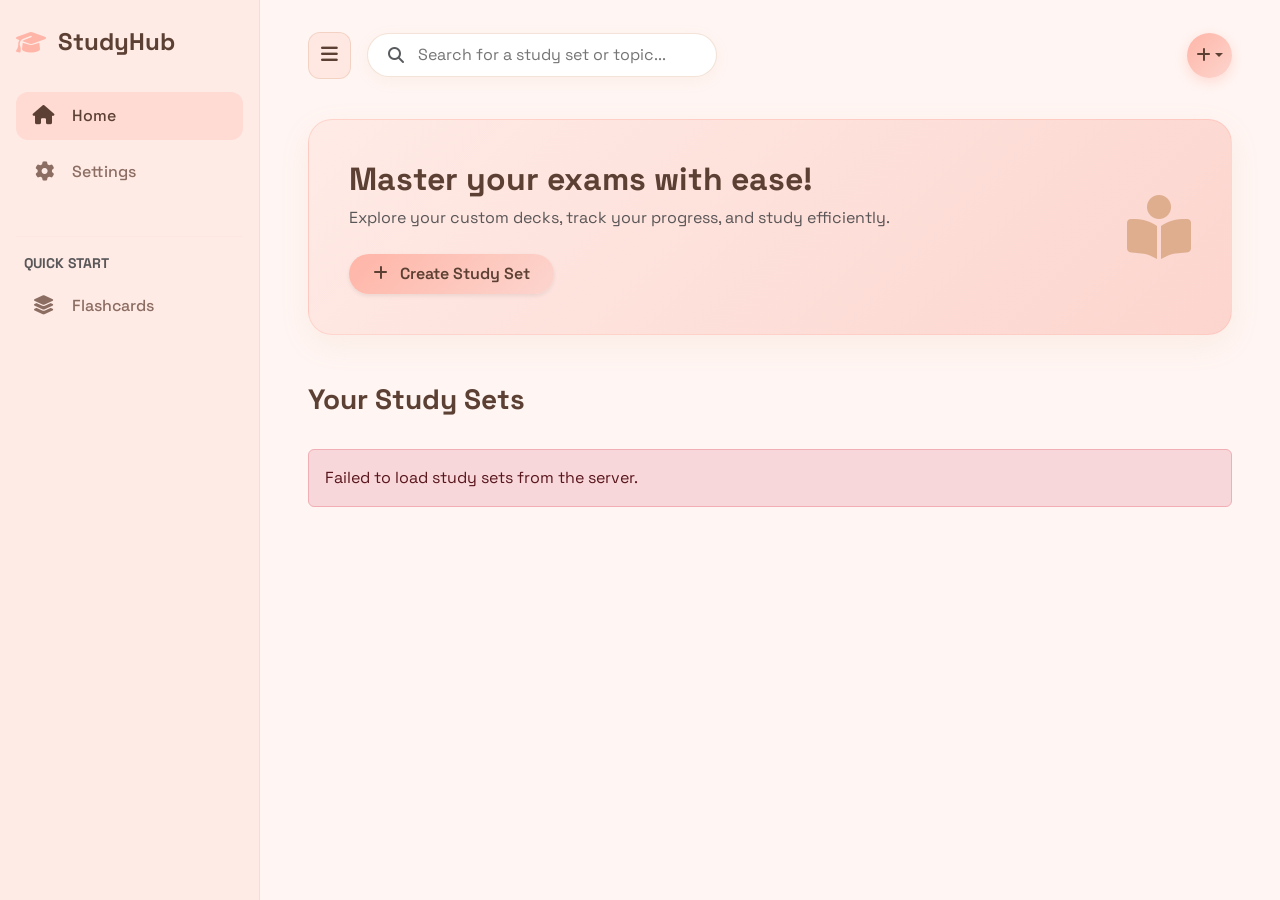
<file: index.html>
<!DOCTYPE html>
<html lang="en">
<head>
    <meta charset="UTF-8">
    <meta name="viewport" content="width=device-width, initial-scale=1.0">
    <title>StudyHub Dashboard</title>
    <!-- Bootstrap 5 CSS -->
    <link href="https://cdn.jsdelivr.net/npm/bootstrap@5.3.0/dist/css/bootstrap.min.css" rel="stylesheet">
    <!-- Google Fonts: Space Grotesk -->
    <link href="https://fonts.googleapis.com/css2?family=Space+Grotesk:wght@400;500;600;700&display=swap" rel="stylesheet">
    <!-- Font Awesome Icons -->
    <link rel="stylesheet" href="https://cdnjs.cloudflare.com/ajax/libs/font-awesome/6.4.0/css/all.min.css">
    <link rel="stylesheet" href="CSS/transition.css">
    
    <!-- Soft Baby Peach Pink & White Caramel Theme Styles -->
    <style>
        :root {
            --bg-main: #fff5f2; /* Soft white caramel / warm cream background */
            --sidebar-bg: #ffebe6; /* Soft peach tint */
            --card-bg: #ffffff;
            --text-main: #5c4033; /* Warm caramel text */
            --text-muted: #8c6d62;
            --accent-peach: #ffb5a7; /* Baby peach */
            --accent-caramel: #d8a47f;
            --btn-gradient: linear-gradient(135deg, #ffb5a7 0%, #fcd5ce 100%);
        }

        body.light-mode, body {
            font-family: 'Space Grotesk', sans-serif;
            background-color: var(--bg-main);
            color: var(--text-main);
            min-height: 100vh;
            margin: 0;
            overflow-x: hidden;
        }

        /* Collapsible Sidebar Styling */
        .sidebar {
            width: 260px;
            background-color: var(--sidebar-bg);
            border-right: 1px solid rgba(216, 164, 127, 0.2);
            display: flex;
            flex-direction: column;
            position: fixed;
            top: 0;
            left: 0;
            height: 100vh;
            padding: 1.5rem 1rem;
            z-index: 1050;
            transition: width 0.3s ease, transform 0.3s ease;
        }

        /* Desktop Collapsed State */
        body.sidebar-collapsed .sidebar {
            width: 80px;
        }
        body.sidebar-collapsed .sidebar .sidebar-text,
        body.sidebar-collapsed .sidebar .sidebar-heading {
            display: none !important;
        }
        body.sidebar-collapsed .sidebar .sidebar-brand span {
            display: none !important;
        }
        body.sidebar-collapsed .main-content {
            margin-left: 80px !important;
        }

        .sidebar-brand {
            font-size: 1.5rem;
            font-weight: 700;
            color: var(--text-main);
            text-decoration: none;
            margin-bottom: 2rem;
            display: flex;
            align-items: center;
            gap: 0.75rem;
            white-space: nowrap;
            overflow: hidden;
        }

        .nav-link-custom {
            display: flex;
            align-items: center;
            gap: 1rem;
            padding: 0.75rem 1rem;
            color: var(--text-muted);
            border-radius: 0.75rem;
            text-decoration: none;
            font-weight: 500;
            transition: all 0.2s ease;
            white-space: nowrap;
            overflow: hidden;
        }
        .nav-link-custom:hover, .nav-link-custom.active {
            background-color: rgba(255, 181, 167, 0.3);
            color: var(--text-main);
        }
        .nav-link-custom i {
            font-size: 1.2rem;
            min-width: 24px;
            text-align: center;
        }

        /* Main Content Area */
        .main-content {
            margin-left: 260px;
            flex-grow: 1;
            padding: 2rem 3rem;
            transition: margin-left 0.3s ease;
        }

        /* Top Bar */
        .top-bar {
            display: flex;
            justify-content: space-between;
            align-items: center;
            margin-bottom: 2.5rem;
        }
        .search-box {
            background: #ffffff;
            border: 1px solid rgba(216, 164, 127, 0.3);
            border-radius: 2rem;
            padding: 0.5rem 1.25rem;
            width: 350px;
            display: flex;
            align-items: center;
            gap: 0.75rem;
            box-shadow: 0 4px 15px rgba(216, 164, 127, 0.08);
        }
        .search-box input {
            border: none;
            background: transparent;
            outline: none;
            width: 100%;
            color: var(--text-main);
            font-family: 'Space Grotesk', sans-serif;
        }

        /* Menu Toggle Button */
        .btn-menu-toggle {
            background: rgba(255, 181, 167, 0.2);
            border: 1px solid rgba(216, 164, 127, 0.3);
            font-size: 1.2rem;
            color: var(--text-main);
            cursor: pointer;
            padding: 0.5rem 0.75rem;
            border-radius: 0.75rem;
            transition: background 0.2s;
        }
        .btn-menu-toggle:hover {
            background: rgba(255, 181, 167, 0.4);
        }

        /* Create Button & Dropdown Menu */
        .create-dropdown .dropdown-menu {
            background: #ffffff;
            border: 1px solid rgba(216, 164, 127, 0.3);
            border-radius: 1rem;
            box-shadow: 0 10px 30px rgba(216, 164, 127, 0.15);
            padding: 0.5rem;
            min-width: 220px;
        }
        .dropdown-item {
            color: var(--text-main);
            border-radius: 0.5rem;
            padding: 0.6rem 1rem;
            font-weight: 500;
        }
        .dropdown-item:hover {
            background-color: rgba(255, 181, 167, 0.2);
            color: var(--text-main);
        }
        .btn-create {
            background: var(--btn-gradient);
            border: none;
            color: var(--text-main);
            width: 45px;
            height: 45px;
            border-radius: 50%;
            display: flex;
            align-items: center;
            justify-content: center;
            font-weight: bold;
            box-shadow: 0 4px 12px rgba(255, 181, 167, 0.4);
            transition: transform 0.2s;
        }
        .btn-create:hover {
            transform: scale(1.05);
        }

        /* Welcome Banner */
        .welcome-banner {
            background: linear-gradient(135deg, #ffebe6 0%, #fcd5ce 100%);
            border-radius: 1.5rem;
            padding: 2.5rem;
            display: flex;
            justify-content: space-between;
            align-items: center;
            margin-bottom: 3rem;
            box-shadow: 0 10px 30px rgba(216, 164, 127, 0.1);
            border: 1px solid rgba(255, 181, 167, 0.4);
        }

        /* Cards Styling */
        .glass-card {
            background: var(--card-bg);
            border: 1px solid rgba(216, 164, 127, 0.25);
            border-radius: 1.25rem;
            box-shadow: 0 8px 25px rgba(216, 164, 127, 0.08);
            transition: transform 0.2s ease, box-shadow 0.2s ease;
        }
        .glass-card:hover {
            transform: translateY(-4px);
            box-shadow: 0 12px 35px rgba(216, 164, 127, 0.15);
        }
        .badge-terms {
            background: rgba(255, 181, 167, 0.3);
            color: var(--text-main);
        }
        .btn-study {
            background: var(--btn-gradient);
            color: var(--text-main);
            border: none;
            font-weight: 600;
        }
        .btn-study:hover {
            opacity: 0.9;
            color: var(--text-main);
        }

        /* Mobile Responsiveness */
        @media (max-width: 992px) {
            .sidebar {
                transform: translateX(-100%);
            }
            body.mobile-sidebar-open .sidebar {
                transform: translateX(0);
            }
            .main-content {
                margin-left: 0 !important;
                padding: 1.5rem 1rem;
            }
            .search-box {
                width: 180px;
            }
        }
    </style>
</head>
<body>

    <!-- Left Sidebar Navigation -->
    <nav class="sidebar">
        <a href="index.html" class="sidebar-brand">
            <i class="fa-solid fa-graduation-cap" style="color: #ffb5a7;"></i> <span class="sidebar-text">StudyHub</span>
        </a>
        <div class="d-flex flex-column gap-2 mb-4">
            <a href="index.html" class="nav-link-custom active"><i class="fa-solid fa-house"></i> <span class="sidebar-text">Home</span></a>
            <a href="settings.html" class="nav-link-custom"><i class="fa-solid fa-gear"></i> <span class="sidebar-text">Settings</span></a>
        </div>
        <hr style="border-color: rgba(216, 164, 127, 0.2);">
        <div class="text-uppercase small fw-bold text-muted px-2 mb-2 sidebar-heading">Quick Start</div>
        <div class="d-flex flex-column gap-2">
            <a href="create-set.html" class="nav-link-custom"><i class="fa-solid fa-layer-group"></i> <span class="sidebar-text">Flashcards</span></a>
        </div>
    </nav>

    <!-- Main Content Container -->
    <main class="main-content">
        <!-- Top Navigation Bar -->
        <div class="top-bar">
            <div class="d-flex align-items-center gap-3">
                <!-- Working Menu Toggle Button -->
                <button class="btn-menu-toggle" onclick="toggleSidebar()" title="Toggle Sidebar">
                    <i class="fa-solid fa-bars"></i>
                </button>
                <div class="search-box">
                    <i class="fa-solid fa-magnifying-glass text-muted"></i>
                    <input type="text" placeholder="Search for a study set or topic...">
                </div>
            </div>

            <div class="d-flex align-items-center gap-3">
                <!-- Dropdown for What User Wants to Do -->
                <div class="dropdown create-dropdown">
                    <button class="btn-create dropdown-toggle hide-arrow" type="button" data-bs-toggle="dropdown" aria-expanded="false" title="Create">
                        <i class="fa-solid fa-plus"></i>
                    </button>
                    <ul class="dropdown-menu dropdown-menu-end">
                        <li><a class="dropdown-item" href="create-set.html"><i class="fa-solid fa-layer-group me-2 text-muted"></i> Flashcard set</a></li>
                        <li><a class="dropdown-item" href="settings.html"><i class="fa-solid fa-gear me-2 text-muted"></i> Settings & Theme</a></li>
                        <li><hr class="dropdown-divider opacity-25"></li>
                        <li><a class="dropdown-item" href="index.html"><i class="fa-solid fa-house me-2 text-muted"></i> Dashboard Home</a></li>
                    </ul>
                </div>
            </div>
        </div>

        <!-- Welcome Banner -->
        <div class="welcome-banner">
            <div>
                <h2 class="fw-bold mb-2">Master your exams with ease!</h2>
                <p class="text-muted mb-4">Explore your custom decks, track your progress, and study efficiently.</p>
                <a href="create-set.html" class="btn btn-study px-4 py-2 rounded-pill shadow-sm">
                    <i class="fa-solid fa-plus me-2"></i> Create Study Set
                </a>
            </div>
            <div class="d-none d-md-block">
                <i class="fa-solid fa-book-open-reader display-3" style="color: #d8a47f; opacity: 0.8;"></i>
            </div>
        </div>

        <!-- Dashboard Section Title -->
        <div class="row mb-4">
            <div class="col-12">
                <h3 class="fw-bold">Your Study Sets</h3>
            </div>
        </div>

        <!-- Loading / Error Alerts -->
        <div id="loading-spinner" class="text-center py-5">
            <div class="spinner-border" role="status" style="color: var(--accent-caramel);"></div>
            <p class="text-muted mt-3">Loading your decks...</p>
        </div>

        <div id="error-alert" class="alert alert-danger d-none" role="alert">
            Failed to load study sets from the server.
        </div>

        <!-- Study Sets Grid -->
        <div id="sets-grid" class="row g-4"></div>
    </main>

    <!-- Edit / Update Modal Popup -->
    <div class="modal fade" id="editModal" tabindex="-1" aria-hidden="true">
        <div class="modal-dialog modal-lg modal-dialog-scrollable">
            <div class="modal-content p-3" style="background-color: var(--bg-main); border: 1px solid rgba(216, 164, 127, 0.4); color: var(--text-main);">
                <div class="modal-header border-bottom border-secondary opacity-25">
                    <h5 class="modal-title fw-bold">Edit Study Set</h5>
                    <button type="button" class="btn-close" data-bs-dismiss="modal" aria-label="Close"></button>
                </div>
                <div class="modal-body">
                    <form id="edit-set-form">
                        <input type="hidden" id="edit-set-id">
                        <div class="mb-3">
                            <label for="edit-title" class="form-label fw-semibold">Title</label>
                            <input type="text" class="form-control bg-white" id="edit-title" required style="border-color: rgba(216, 164, 127, 0.4); color: var(--text-main);">
                        </div>
                        <div class="mb-4">
                            <label for="edit-description" class="form-label fw-semibold">Description</label>
                            <textarea class="form-control bg-white" id="edit-description" rows="2" style="border-color: rgba(216, 164, 127, 0.4); color: var(--text-main);"></textarea>
                        </div>
                        <hr class="opacity-25 my-4">
                        <div class="d-flex justify-content-between align-items-center mb-3">
                            <h5 class="m-0">Terms & Definitions</h5>
                            <button type="button" class="btn btn-outline-dark btn-sm rounded-0 px-3" onclick="addTermRow()">
                                <i class="fa-solid fa-plus me-1"></i> Add Card
                            </button>
                        </div>
                        <div id="edit-terms-container" class="d-flex flex-column gap-3"></div>
                    </form>
                </div>
                <div class="modal-footer border-top border-secondary opacity-25">
                    <button type="button" class="btn btn-outline-secondary rounded-0 px-4" data-bs-dismiss="modal">Cancel</button>
                    <button type="button" class="btn btn-study rounded-0 px-4" onclick="saveUpdatedSet()">Save Changes</button>
                </div>
            </div>
        </div>
    </div>

    <!-- Bootstrap JS Bundle -->
    <script src="https://cdn.jsdelivr.net/npm/bootstrap@5.3.0/dist/js/bootstrap.bundle.min.js"></script>

    <!-- Dashboard Scripts & Sidebar Toggle Logic -->
    <script>
        let editModalInstance = null;

        function toggleSidebar() {
            if (window.innerWidth <= 992) {
                // Mobile view: slide sidebar in/out
                document.body.classList.toggle('mobile-sidebar-open');
            } else {
                // Desktop view: collapse to icon-only bar
                document.body.classList.toggle('sidebar-collapsed');
            }
        }

        document.addEventListener('DOMContentLoaded', () => {
            const setsGrid = document.getElementById('sets-grid');
            const loadingSpinner = document.getElementById('loading-spinner');
            const errorAlert = document.getElementById('error-alert');
            editModalInstance = new bootstrap.Modal(document.getElementById('editModal'));

            function loadSets() {
                fetch('backend/get_sets.php')
                    .then(response => response.json())
                    .then(data => {
                        loadingSpinner.style.display = 'none';
                        if (data.success) {
                            displaySets(data.sets);
                        } else {
                            errorAlert.classList.remove('d-none');
                            errorAlert.textContent = data.error || "Failed to load study sets.";
                        }
                    })
                    .catch(err => {
                        loadingSpinner.style.display = 'none';
                        errorAlert.classList.remove('d-none');
                        console.error('Fetch error:', err);
                    });
            }

            loadSets();

            window.deleteSet = function(setId) {
                if (confirm('Are you sure you want to delete this study set?')) {
                    fetch(`backend/delete_set.php?id=${setId}`, { method: 'DELETE' })
                        .then(res => res.json())
                        .then(data => {
                            if (data.success) {
                                loadSets();
                            } else {
                                alert('Error deleting set: ' + (data.error || 'Unknown error'));
                            }
                        })
                        .catch(err => {
                            console.error('Delete error:', err);
                            alert('Failed to delete study set.');
                        });
                }
            };

            window.openEditModal = function(setId) {
                fetch(`backend/get_sets.php?id=${setId}`)
                    .then(res => res.json())
                    .then(data => {
                        if (data.success) {
                            document.getElementById('edit-set-id').value = data.set.id;
                            document.getElementById('edit-title').value = data.set.title;
                            document.getElementById('edit-description').value = data.set.description || '';
                            
                            const container = document.getElementById('edit-terms-container');
                            container.innerHTML = '';
                            
                            if (data.terms && data.terms.length > 0) {
                                data.terms.forEach(term => {
                                    addTermRow(term.term, term.definition);
                                });
                            }
                            editModalInstance.show();
                        } else {
                            alert('Failed to load set details.');
                        }
                    })
                    .catch(err => {
                        console.error('Error opening edit modal:', err);
                        alert('Could not connect to server.');
                    });
            };

            function displaySets(sets) {
                if (!sets || sets.length === 0) {
                    setsGrid.innerHTML = `
                        <div class="col-12 text-center py-5">
                            <p class="text-muted fs-5">No study sets found yet. Create your first one!</p>
                        </div>
                    `;
                    return;
                }

                setsGrid.innerHTML = sets.map(set => `
                    <div class="col-md-4">
                        <div class="glass-card p-4 d-flex flex-column justify-content-between h-100">
                            <div>
                                <div class="d-flex justify-content-between align-items-start mb-3">
                                    <span class="badge badge-terms px-3 py-2 rounded-pill fw-semibold">
                                        ${set.term_count || 0} terms
                                    </span>
                                    <small class="text-muted">${new Date(set.created_at).toLocaleDateString()}</small>
                                </div>
                                <h3 class="h5 fw-bold mb-2">${escapeHtml(set.title)}</h3>
                                <p class="text-muted small mb-4">${escapeHtml(set.description || 'No description provided.')}</p>
                            </div>
                            <div class="d-flex gap-2">
                                <a href="study.html?id=${set.id}" class="btn btn-study btn-sm flex-grow-1 rounded-pill py-2">
                                    <i class="fa-solid fa-bolt me-1"></i> Study
                                </a>
                                <button onclick="openEditModal(${set.id})" class="btn btn-outline-dark btn-sm rounded-pill px-3 py-2" title="Edit Set">
                                    <i class="fa-solid fa-pen-to-square"></i>
                                </button>
                                <button onclick="deleteSet(${set.id})" class="btn btn-outline-danger btn-sm rounded-pill px-3 py-2" title="Delete Set">
                                    <i class="fa-solid fa-trash"></i>
                                </button>
                            </div>
                        </div>
                    </div>
                `).join('');
            }

            window.addTermRow = function(termVal = '', defVal = '') {
                const container = document.getElementById('edit-terms-container');
                const cardDiv = document.createElement('div');
                cardDiv.className = 'glass-card p-3 position-relative';
                cardDiv.innerHTML = `
                    <div class="row g-3">
                        <div class="col-md-5">
                            <label class="form-label small text-muted">Term</label>
                            <input type="text" class="form-control term-input bg-white" value="${escapeHtml(termVal)}" required>
                        </div>
                        <div class="col-md-6">
                            <label class="form-label small text-muted">Definition</label>
                            <textarea class="form-control def-input bg-white" rows="2" required>${escapeHtml(defVal)}</textarea>
                        </div>
                        <div class="col-md-1 d-flex align-items-center justify-content-center">
                            <button type="button" class="btn btn-outline-danger btn-sm rounded-0 mt-3" onclick="this.closest('.glass-card').remove()">
                                <i class="fa-solid fa-trash"></i>
                            </button>
                        </div>
                    </div>
                `;
                container.appendChild(cardDiv);
            };

            window.saveUpdatedSet = function() {
                const setId = document.getElementById('edit-set-id').value;
                const title = document.getElementById('edit-title').value.trim();
                const description = document.getElementById('edit-description').value.trim();
                
                const termCards = document.querySelectorAll('#edit-terms-container .glass-card');
                const terms = [];

                termCards.forEach(card => {
                    const term = card.querySelector('.term-input').value.trim();
                    const definition = card.querySelector('.def-input').value.trim();
                    if (term && definition) {
                        terms.push({ term, definition });
                    }
                });

                if (!title || terms.length === 0) {
                    alert('Please provide a title and at least one complete term and definition.');
                    return;
                }

                fetch('backend/update_set.php', {
                    method: 'POST',
                    headers: { 'Content-Type': 'application/json' },
                    body: JSON.stringify({ id: setId, title, description, terms })
                })
                .then(res => res.json())
                .then(data => {
                    if (data.success) {
                        editModalInstance.hide();
                        loadSets();
                    } else {
                        alert('Error updating set: ' + (data.error || 'Unknown error'));
                    }
                })
                .catch(err => {
                    console.error('Update error:', err);
                    alert('Failed to connect to server.');
                });
            };

            function escapeHtml(str) {
                return str ? str.replace(/&/g, "&amp;").replace(/</g, "&lt;").replace(/>/g, "&gt;").replace(/"/g, "&quot;").replace(/'/g, "&#039;") : '';
            }
        });
    </script>
</body>
</html>
</file>
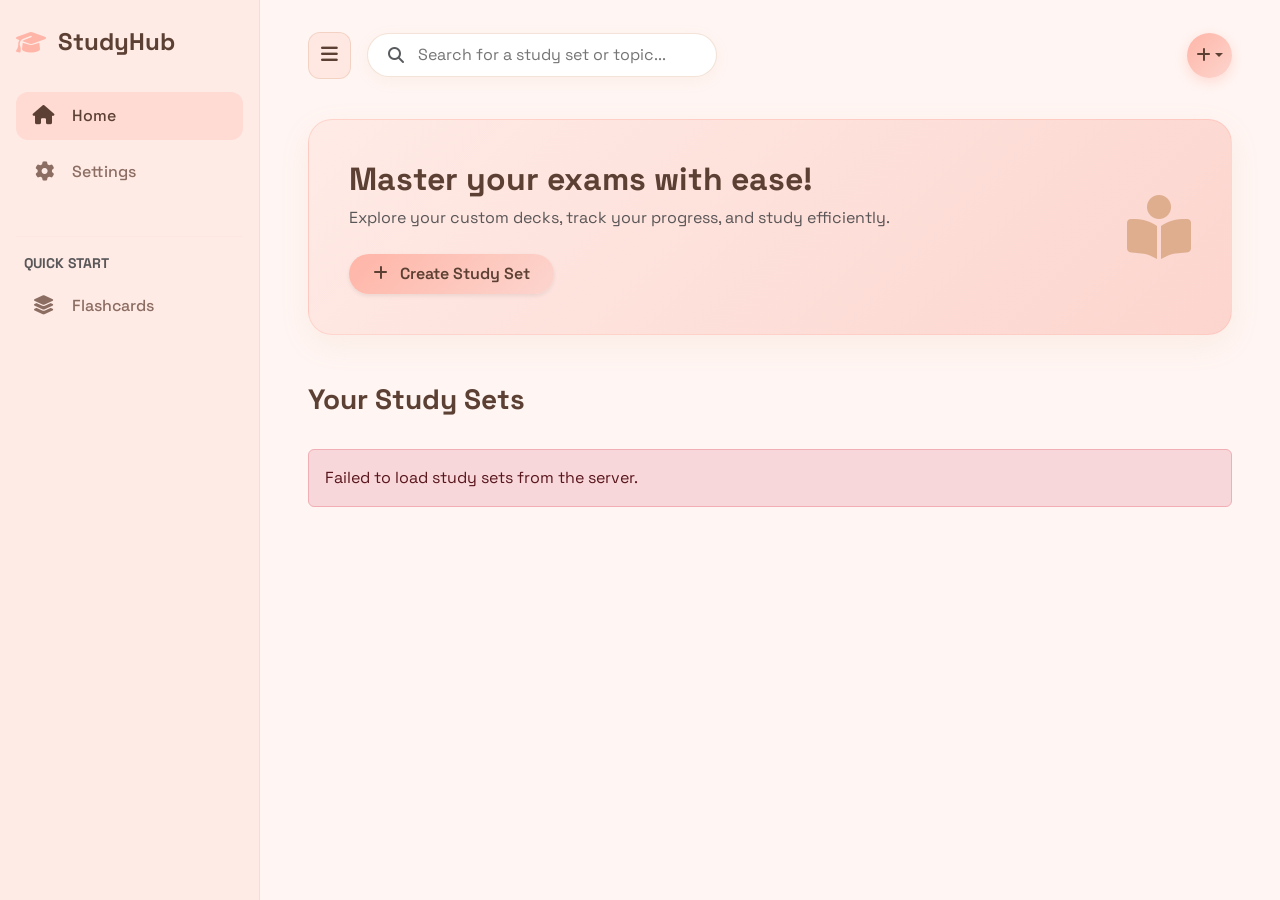
<file: learn.html>
<!DOCTYPE html>
<html lang="en">
<head>
    <meta charset="UTF-8">
    <meta name="viewport" content="width=device-width, initial-scale=1.0">
    <title>Learn Mode - Quizlet Clone</title>
    <!-- Google Fonts & Bootstrap -->
    <link href="https://fonts.googleapis.com/css2?family=Space+Grotesk:wght@400;500;600;700&display=swap" rel="stylesheet">
    <link href="https://cdn.jsdelivr.net/npm/bootstrap@5.3.2/dist/css/bootstrap.min.css" rel="stylesheet" integrity="sha384-T3c6CoIi6uLrA9TneNEoa7RxnatzjcDSCmG1MXxSR1GAsXEV/Dwwykc2MPK8M2HN" crossorigin="anonymous">
    <link rel="stylesheet" href="https://cdnjs.cloudflare.com/ajax/libs/font-awesome/6.4.0/css/all.min.css">
    <link rel="stylesheet" href="CSS/transition.css">
    
    <style>
        /* Global Smooth Animation */
        * {
            transition: all 0.3s ease !important;
        }

        :root {
            --bg-color: #fff5f2; /* White caramel background */
            --card-bg: #ffffff;
            --border-glass: rgba(216, 164, 127, 0.25);
            --accent-glow: #ffb5a7; /* Baby peach pink */
            --text-main: #5c4033; /* Warm caramel text */
            --text-muted: #8c6d62;
        }

        body {
            background-color: var(--bg-color);
            color: var(--text-main);
            font-family: 'Space Grotesk', sans-serif;
            min-height: 100vh;
            display: flex;
            flex-direction: column;
        }

        .text-muted {
            color: var(--text-muted) !important;
        }

        /* Glassmorphism Container */
        .glass-card {
            background: var(--card-bg);
            backdrop-filter: blur(16px);
            -webkit-backdrop-filter: blur(16px);
            border: 1px solid var(--border-glass);
            border-radius: 1rem;
            box-shadow: 0 8px 32px 0 rgba(216, 164, 127, 0.1);
        }

        .option-btn {
            background: #fff9f7;
            border: 1px solid var(--border-glass);
            color: var(--text-main);
            border-radius: 0.75rem;
            padding: 1.25rem;
            text-align: left;
            font-weight: 500;
            font-size: 1.1rem;
            cursor: pointer;
        }

        .option-btn:hover {
            border-color: var(--accent-glow);
            background: rgba(255, 181, 167, 0.2);
            transform: translateY(-2px);
        }

        .option-btn.correct {
            background: rgba(34, 197, 94, 0.3) !important;
            border-color: #22c55e !important;
        }

        .option-btn.incorrect {
            background: rgba(239, 68, 68, 0.3) !important;
            border-color: #ef4444 !important;
        }

        .btn-custom-accent {
            background: linear-gradient(135deg, #ffb5a7, #fcd5ce);
            border: none;
            color: var(--text-main);
            font-weight: 600;
            border-radius: 0.75rem;
        }

        .btn-custom-accent:hover {
            opacity: 0.9;
            transform: translateY(-2px);
            box-shadow: 0 4px 20px rgba(255, 181, 167, 0.4);
            color: var(--text-main);
        }
    </style>
</head>
<body>

    <div class="container py-4 d-flex flex-column flex-grow-1" style="max-width: 800px;">
        <!-- Top Navigation Bar -->
        <div class="d-flex justify-content-between align-items-center mb-4">
            <a id="backLink" href="index.html" class="btn btn-outline-secondary btn-sm rounded-pill px-3">
                <i class="fa-solid fa-arrow-left me-1"></i> Exit Learn
            </a>
            <h4 id="setTitle" class="fw-bold mb-0 text-truncate mx-3" style="color: var(--text-main);">Learn Mode</h4>
            <span id="progressBadge" class="badge px-3 py-2 rounded-pill" style="background: rgba(255, 181, 167, 0.3); color: var(--text-main); border: 1px solid var(--border-glass);">Adaptive Spaced Repetition</span>
        </div>

        <!-- Completion Card (Hidden Initially) -->
        <div id="completionCard" class="glass-card p-5 text-center my-auto d-none mx-auto" style="width: 100%;">
            <i class="fa-solid fa-circle-check fa-3x mb-3 text-success"></i>
            <h2 class="fw-bold mb-2">Set Mastered!</h2>
            <p class="text-muted mb-4">You have successfully practiced and mastered all terms in this study set.</p>
            <div class="d-flex justify-content-center gap-3">
                <button onclick="window.location.reload()" class="btn btn-outline-secondary px-4 py-2 rounded-pill">Practice Again</button>
                <a id="backToStudyBtn" href="#" class="btn btn-custom-accent px-4 py-2">Back to Flashcards</a>
            </div>
        </div>

        <!-- Question Area Container -->
        <div id="learnCardContainer" class="glass-card p-5 my-auto">
            <div class="d-flex justify-content-between text-muted small fw-semibold mb-3">
                <span id="queueStatus">Remaining in queue: 0</span>
                <span id="masteryStatus">Mastered: 0 / 0</span>
            </div>
            <h3 id="questionPrompt" class="fw-bold mb-4 fs-4" style="color: var(--text-main);">Loading question...</h3>
            
            <div id="optionsContainer" class="d-flex flex-column gap-3">
                <!-- Multiple choice option buttons injected here -->
            </div>
        </div>
    </div>

    <!-- Learn Mode Script Logic -->
    <script>
        let allTerms = [];
        let learningQueue = [];
        let masteredIds = new Set();
        let currentItem = null;
        let isProcessing = false;

        const urlParams = new URLSearchParams(window.location.search);
        const setId = urlParams.get('id');

        const setTitleEl = document.getElementById('setTitle');
        const learnCardContainer = document.getElementById('learnCardContainer');
        const completionCard = document.getElementById('completionCard');
        const questionPrompt = document.getElementById('questionPrompt');
        const optionsContainer = document.getElementById('optionsContainer');
        const queueStatus = document.getElementById('queueStatus');
        const masteryStatus = document.getElementById('masteryStatus');
        const backToStudyBtn = document.getElementById('backToStudyBtn');
        const backLink = document.getElementById('backLink');

        async function loadLearnData() {
            if (!setId) {
                alert('No study set specified!');
                window.location.href = 'index.html';
                return;
            }

            backToStudyBtn.href = `study.html?id=${setId}`;
            backLink.href = `study.html?id=${setId}`;

            try {
                const response = await fetch(`backend/get_sets.php?id=${setId}`);
                const data = await response.json();

                if (data.error) {
                    alert(data.error);
                    window.location.href = 'index.html';
                    return;
                }

                setTitleEl.textContent = `Learn: ${data.title}`;
                allTerms = data.terms || [];

                if (allTerms.length < 2) {
                    alert('You need at least 2 terms in a set to use Learn mode.');
                    window.location.href = `study.html?id=${setId}`;
                    return;
                }

                learningQueue = [...allTerms].sort(() => 0.5 - Math.random());
                nextQuestion();
            } catch (err) {
                console.error(err);
                alert('Failed to load study set data.');
            }
        }

        function nextQuestion() {
            if (learningQueue.length === 0) {
                learnCardContainer.classList.add('d-none');
                completionCard.classList.remove('d-none');
                return;
            }

            currentItem = learningQueue.shift();
            isProcessing = false;

            queueStatus.textContent = `Remaining in queue: ${learningQueue.length + 1}`;
            masteryStatus.textContent = `Mastered: ${masteredIds.size} / ${allTerms.length}`;

            questionPrompt.innerHTML = `What is the definition of: <span style="color: #d8a47f;">"${escapeHtml(currentItem.term)}"</span>?`;

            const wrongOptions = allTerms
                .filter(t => t.id !== currentItem.id)
                .sort(() => 0.5 - Math.random())
                .slice(0, 3)
                .map(t => t.definition);

            const options = [...wrongOptions, currentItem.definition].sort(() => 0.5 - Math.random());

            optionsContainer.innerHTML = '';
            options.forEach((opt) => {
                const btn = document.createElement('button');
                btn.className = 'option-btn';
                btn.textContent = opt;
                btn.addEventListener('click', () => handleAnswer(opt, btn));
                optionsContainer.appendChild(btn);
            });
        }

        function handleAnswer(selectedOpt, btnElement) {
            if (isProcessing) return;
            isProcessing = true;

            const buttons = optionsContainer.querySelectorAll('.option-btn');
            buttons.forEach(b => b.style.pointerEvents = 'none');

            if (selectedOpt === currentItem.definition) {
                btnElement.classList.add('correct');
                masteredIds.add(currentItem.id);
            } else {
                btnElement.classList.add('incorrect');
                buttons.forEach(b => {
                    if (b.textContent === currentItem.definition) {
                        b.classList.add('correct');
                    }
                });
                learningQueue.push(currentItem);
            }

            setTimeout(() => {
                nextQuestion();
            }, 1200);
        }

        function escapeHtml(str) {
            return str.replace(/&/g, "&amp;").replace(/</g, "&lt;").replace(/>/g, "&gt;").replace(/"/g, "&quot;").replace(/'/g, "&#039;");
        }

        loadLearnData();
    </script>
</body>
</html>
</file>
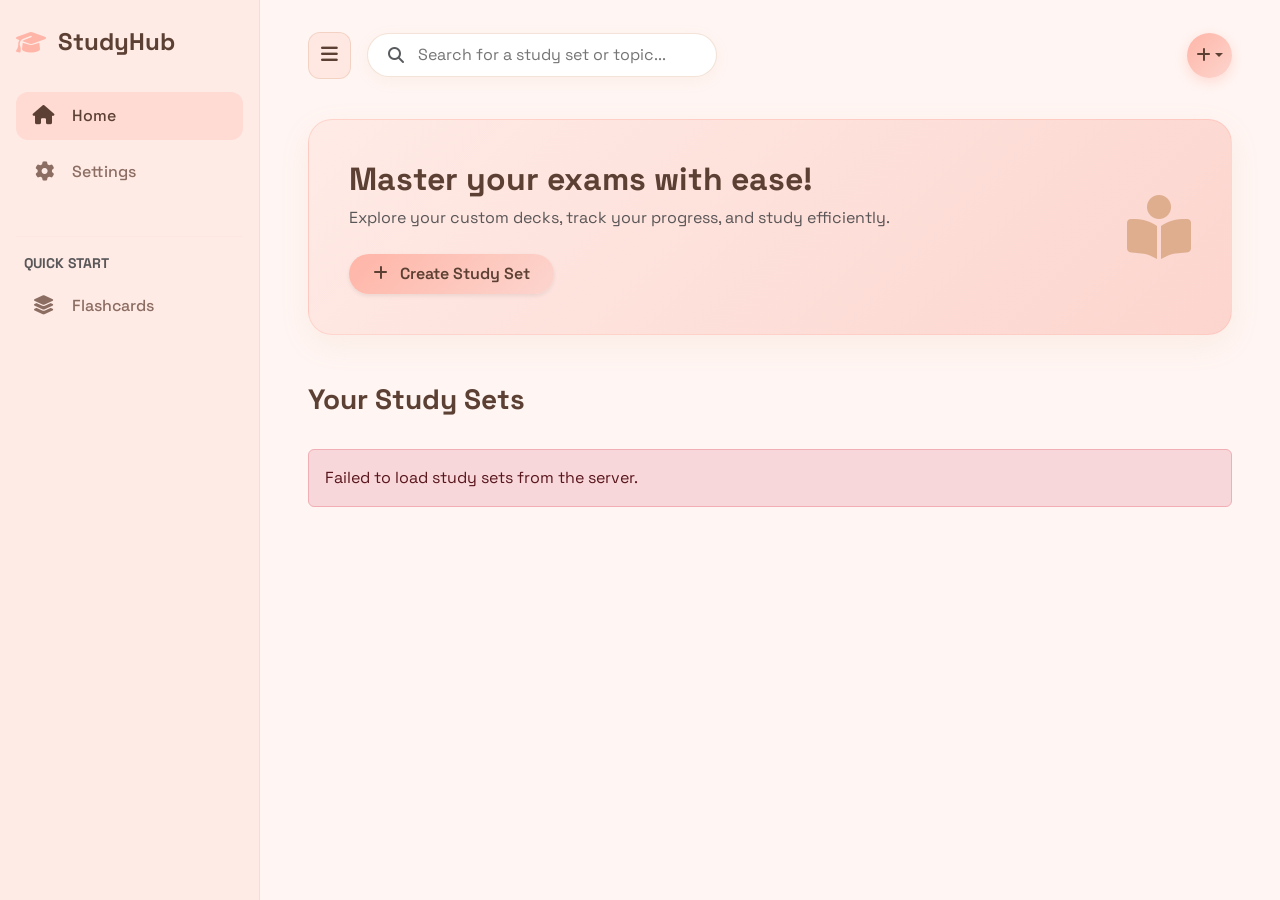
<file: match.html>
<!DOCTYPE html>
<html lang="en">
<head>
    <meta charset="UTF-8">
    <meta name="viewport" content="width=device-width, initial-scale=1.0">
    <title>Match Mode - Quizlet Clone</title>
    <!-- Google Fonts & Bootstrap -->
    <link href="https://fonts.googleapis.com/css2?family=Space+Grotesk:wght@400;500;600;700&display=swap" rel="stylesheet">
    <link href="https://cdn.jsdelivr.net/npm/bootstrap@5.3.2/dist/css/bootstrap.min.css" rel="stylesheet" integrity="sha384-T3c6CoIi6uLrA9TneNEoa7RxnatzjcDSCmG1MXxSR1GAsXEV/Dwwykc2MPK8M2HN" crossorigin="anonymous">
    <link rel="stylesheet" href="https://cdnjs.cloudflare.com/ajax/libs/font-awesome/6.4.0/css/all.min.css">
    <link rel="stylesheet" href="CSS/transition.css">
    
    <style>
        /* Global Smooth Animation */
        * {
            transition: all 0.3s ease !important;
        }

        :root {
            --bg-color: #fff5f2; /* White caramel background */
            --card-bg: #ffffff;
            --border-glass: rgba(216, 164, 127, 0.25);
            --accent-glow: #ffb5a7; /* Baby peach pink */
            --text-main: #5c4033; /* Warm caramel text */
            --text-muted: #8c6d62;
        }

        body {
            background-color: var(--bg-color);
            color: var(--text-main);
            font-family: 'Space Grotesk', sans-serif;
            min-height: 100vh;
            display: flex;
            flex-direction: column;
        }

        .text-muted {
            color: var(--text-muted) !important;
        }

        /* Glassmorphism Container */
        .glass-card {
            background: var(--card-bg);
            backdrop-filter: blur(16px);
            -webkit-backdrop-filter: blur(16px);
            border: 1px solid var(--border-glass);
            border-radius: 1rem;
            box-shadow: 0 8px 32px 0 rgba(216, 164, 127, 0.1);
        }

        /* Match Tile Card */
        .match-tile {
            cursor: pointer;
            height: 120px;
            display: flex;
            align-items: center;
            justify-content: center;
            text-align: center;
            padding: 1rem;
            font-weight: 600;
            font-size: 1.05rem;
            user-select: none;
        }

        .match-tile:hover {
            border-color: var(--accent-glow);
            transform: translateY(-3px);
            box-shadow: 0 8px 25px rgba(255, 181, 167, 0.3);
        }

        .match-tile.selected {
            background: rgba(255, 181, 167, 0.3) !important;
            border-color: var(--accent-glow) !important;
            transform: scale(0.98);
        }

        .match-tile.matched {
            opacity: 0;
            pointer-events: none;
            transform: scale(0.5);
        }

        .btn-custom-accent {
            background: linear-gradient(135deg, #ffb5a7, #fcd5ce);
            border: none;
            color: var(--text-main);
            font-weight: 600;
            border-radius: 0.75rem;
        }

        .btn-custom-accent:hover {
            opacity: 0.9;
            transform: translateY(-2px);
            box-shadow: 0 4px 20px rgba(255, 181, 167, 0.4);
            color: var(--text-main);
        }
    </style>
</head>
<body>

    <div class="container py-4 d-flex flex-column flex-grow-1" style="max-width: 900px;">
        <!-- Top Navigation Bar -->
        <div class="d-flex justify-content-between align-items-center mb-4">
            <a id="backLink" href="index.html" class="btn btn-outline-secondary btn-sm rounded-pill px-3">
                <i class="fa-solid fa-arrow-left me-1"></i> Exit Game
            </a>
            <h4 id="setTitle" class="fw-bold mb-0 text-truncate mx-3" style="color: var(--text-main);">Match Mode</h4>
            <div class="glass-card px-3 py-1 d-flex align-items-center gap-2">
                <i class="fa-regular fa-clock" style="color: #d8a47f;"></i>
                <span id="timerDisplay" class="fw-bold fs-5">0.0s</span>
            </div>
        </div>

        <!-- Victory Modal Card (Hidden Initially) -->
        <div id="victoryCard" class="glass-card p-5 text-center my-auto d-none mx-auto" style="max-width: 500px; width: 100%;">
            <i class="fa-solid fa-trophy fa-3x mb-3 text-warning"></i>
            <h2 class="fw-bold mb-2">Amazing Job!</h2>
            <p class="text-muted mb-4">You matched all the pairs successfully.</p>
            <h1 id="finalTimeDisplay" class="display-3 fw-bold mb-4">0.0s</h1>
            <div class="d-flex justify-content-center gap-3">
                <button onclick="window.location.reload()" class="btn btn-outline-secondary px-4 py-2 rounded-pill">Play Again</button>
                <a id="backToStudyBtn" href="#" class="btn btn-custom-accent px-4 py-2">Back to Flashcards</a>
            </div>
        </div>

        <!-- Match Grid Container -->
        <div id="matchGridContainer" class="row g-3 flex-grow-1 align-content-center">
            <!-- Dynamically generated match cards will appear here -->
        </div>
    </div>

    <!-- Match Game Logic -->
    <script>
        let rawTerms = [];
        let gameCards = [];
        let selectedCard = null;
        let matchesFound = 0;
        let totalPairs = 0;
        let seconds = 0;
        let timerInterval = null;
        let gameStarted = false;

        const urlParams = new URLSearchParams(window.location.search);
        const setId = urlParams.get('id');

        const setTitleEl = document.getElementById('setTitle');
        const matchGridContainer = document.getElementById('matchGridContainer');
        const timerDisplay = document.getElementById('timerDisplay');
        const victoryCard = document.getElementById('victoryCard');
        const finalTimeDisplay = document.getElementById('finalTimeDisplay');
        const backToStudyBtn = document.getElementById('backToStudyBtn');
        const backLink = document.getElementById('backLink');

        async function loadMatchData() {
            if (!setId) {
                alert('No study set specified!');
                window.location.href = 'index.html';
                return;
            }

            backToStudyBtn.href = `study.html?id=${setId}`;
            backLink.href = `study.html?id=${setId}`;

            try {
                const response = await fetch(`backend/get_sets.php?id=${setId}`);
                const data = await response.json();

                if (data.error) {
                    alert(data.error);
                    window.location.href = 'index.html';
                    return;
                }

                setTitleEl.textContent = `Match: ${data.title}`;
                rawTerms = data.terms || [];

                if (rawTerms.length < 2) {
                    alert('You need at least 2 terms in a set to play Match mode.');
                    window.location.href = `study.html?id=${setId}`;
                    return;
                }

                initGame();
            } catch (err) {
                console.error(err);
                alert('Failed to load study set data.');
            }
        }

        function initGame() {
            const selectedTerms = [...rawTerms].sort(() => 0.5 - Math.random()).slice(0, 6);
            totalPairs = selectedTerms.length;
            matchesFound = 0;

            gameCards = [];
            selectedTerms.forEach((item, index) => {
                gameCards.push({
                    id: index,
                    text: item.term,
                    type: 'term'
                });
                gameCards.push({
                    id: index,
                    text: item.definition,
                    type: 'definition'
                });
            });

            gameCards.sort(() => 0.5 - Math.random());
            renderBoard();
        }

        function renderBoard() {
            matchGridContainer.innerHTML = '';
            gameCards.forEach((card, idx) => {
                const col = document.createElement('div');
                col.className = 'col-6 col-md-4 col-lg-3';
                col.innerHTML = `
                    <div class="glass-card match-tile" data-index="${idx}" data-pair="${card.id}">
                        <span>${escapeHtml(card.text)}</span>
                    </div>
                `;
                matchGridContainer.appendChild(col);
            });

            document.querySelectorAll('.match-tile').forEach(tile => {
                tile.addEventListener('click', () => handleTileClick(tile));
            });
        }

        function startTimer() {
            if (gameStarted) return;
            gameStarted = true;
            const startTime = Date.now();
            timerInterval = setInterval(() => {
                seconds = ((Date.now() - startTime) / 1000).toFixed(1);
                timerDisplay.textContent = `${seconds}s`;
            }, 100);
        }

        function handleTileClick(tile) {
            if (tile.classList.contains('matched') || tile.classList.contains('selected')) return;

            startTimer();

            if (!selectedCard) {
                selectedCard = tile;
                tile.classList.add('selected');
            } else {
                const firstPair = selectedCard.getAttribute('data-pair');
                const secondPair = tile.getAttribute('data-pair');

                if (firstPair === secondPair && selectedCard !== tile) {
                    selectedCard.classList.remove('selected');
                    selectedCard.classList.add('matched');
                    tile.classList.add('matched');
                    selectedCard = null;
                    matchesFound++;

                    if (matchesFound === totalPairs) {
                        clearInterval(timerInterval);
                        finalTimeDisplay.textContent = `${seconds}s`;
                        matchGridContainer.classList.add('d-none');
                        victoryCard.classList.remove('d-none');
                    }
                } else {
                    tile.classList.add('selected');
                    setTimeout(() => {
                        selectedCard.classList.remove('selected');
                        tile.classList.remove('selected');
                        selectedCard = null;
                    }, 400);
                }
            }
        }

        function escapeHtml(str) {
            return str.replace(/&/g, "&amp;").replace(/</g, "&lt;").replace(/>/g, "&gt;").replace(/"/g, "&quot;").replace(/'/g, "&#039;");
        }

        loadMatchData();
    </script>
</body>
</html>
</file>
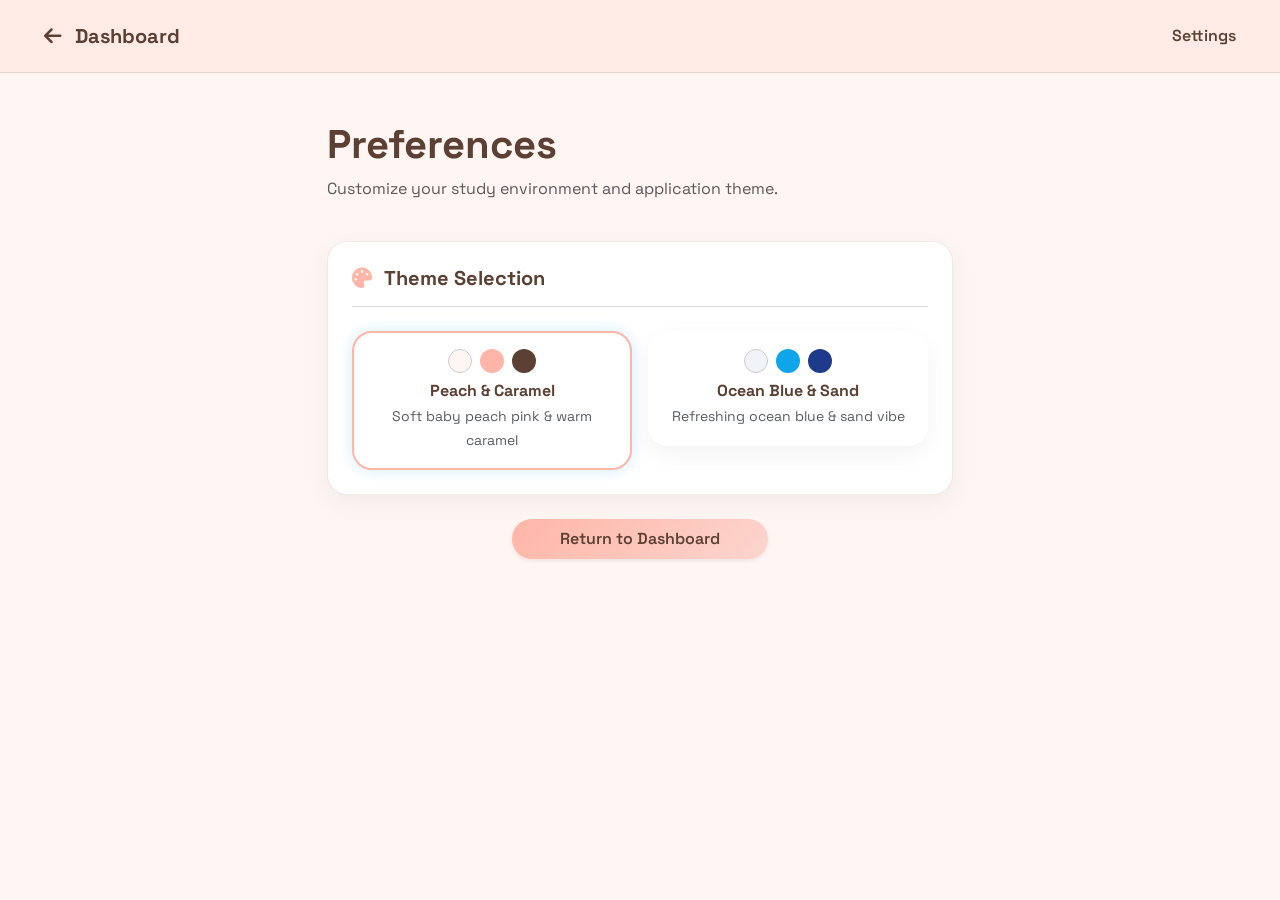
<file: settings.html>
<!DOCTYPE html>
<html lang="en">
<head>
    <meta charset="UTF-8">
    <meta name="viewport" content="width=device-width, initial-scale=1.0">
    <title>Settings - StudyHub</title>
    <!-- Bootstrap 5 CSS -->
    <link href="https://cdn.jsdelivr.net/npm/bootstrap@5.3.0/dist/css/bootstrap.min.css" rel="stylesheet">
    <!-- Google Fonts: Space Grotesk -->
    <link href="https://fonts.googleapis.com/css2?family=Space+Grotesk:wght@400;500;600;700&display=swap" rel="stylesheet">
    <!-- Font Awesome Icons -->
    <link rel="stylesheet" href="https://cdnjs.cloudflare.com/ajax/libs/font-awesome/6.4.0/css/all.min.css">
    <link rel="stylesheet" href="CSS/transition.css">
    
    <style>
        /* Default Theme: Peach & Caramel */
        :root, body.theme-peach {
            --bg-main: #fff5f2;
            --sidebar-bg: #ffebe6;
            --card-bg: #ffffff;
            --text-main: #5c4033;
            --text-muted: #8c6d62;
            --accent-color: #ffb5a7;
            --btn-gradient: linear-gradient(135deg, #ffb5a7 0%, #fcd5ce 100%);
        }

        /* Ocean Blue & Sand Theme */
        body.theme-ocean {
            --bg-main: #f0f4f8; /* Soft sand / warm light gray */
            --sidebar-bg: #e2e8f0;
            --card-bg: #ffffff;
            --text-main: #1e3a8a; /* Deep ocean navy */
            --text-muted: #64748b;
            --accent-color: #0ea5e9; /* Ocean blue */
            --btn-gradient: linear-gradient(135deg, #0ea5e9 0%, #38bdf8 100%);
        }

        body {
            font-family: 'Space Grotesk', sans-serif;
            background-color: var(--bg-main);
            color: var(--text-main);
            min-height: 100vh;
            margin: 0;
            transition: background-color 0.3s ease, color 0.3s ease;
        }

        .navbar-custom {
            background-color: var(--sidebar-bg);
            border-bottom: 1px solid rgba(0, 0, 0, 0.1);
            padding: 1rem 2rem;
        }

        .glass-card {
            background: var(--card-bg);
            border: 1px solid rgba(0, 0, 0, 0.08);
            border-radius: 1.25rem;
            box-shadow: 0 8px 25px rgba(0, 0, 0, 0.05);
        }

        .btn-study {
            background: var(--btn-gradient);
            color: var(--text-main);
            border: none;
            font-weight: 600;
        }

        .btn-study:hover {
            opacity: 0.9;
            color: var(--text-main);
        }

        .theme-option-card {
            cursor: pointer;
            border: 2px solid transparent;
            transition: transform 0.2s, border-color 0.2s;
        }

        .theme-option-card:hover {
            transform: translateY(-3px);
        }

        .theme-option-card.active-theme {
            border-color: var(--accent-color) !important;
            box-shadow: 0 0 15px rgba(14, 165, 233, 0.2);
        }
    </style>
    <script>
        // Apply saved theme immediately on load to prevent flashing
        const savedTheme = localStorage.getItem('app_theme') || 'theme-peach';
        document.documentElement.className = savedTheme;
        document.addEventListener('DOMContentLoaded', () => {
            document.body.className = savedTheme;
            updateActiveThemeUI(savedTheme);
        });
    </script>
</head>
<body>

    <!-- Navigation Bar -->
    <nav class="navbar navbar-custom">
        <div class="container-fluid">
            <a class="navbar-brand fw-bold fs-5 text-decoration-none" style="color: var(--text-main);" href="index.html">
                <i class="fa-solid fa-arrow-left me-2"></i> Dashboard
            </a>
            <span class="fw-semibold" style="color: var(--text-main);">Settings</span>
        </div>
    </nav>

    <!-- Main Container -->
    <main class="container py-5" style="max-width: 650px;">
        <div class="row mb-4">
            <div class="col-12">
                <h1 class="fw-bold display-6 mb-2">Preferences</h1>
                <p class="text-muted">Customize your study environment and application theme.</p>
            </div>
        </div>

        <div class="glass-card p-4 mb-4">
            <h3 class="h5 fw-bold mb-3"><i class="fa-solid fa-palette me-2" style="color: var(--accent-color);"></i> Theme Selection</h3>
            <hr class="border-secondary opacity-25 mb-4">
            
            <div class="row g-3">
                <!-- Peach & Caramel Theme Option -->
                <div class="col-md-6">
                    <div id="card-peach" class="glass-card p-3 theme-option-card text-center" onclick="setAppTheme('theme-peach')">
                        <div class="d-flex justify-content-center gap-2 mb-2">
                            <span class="rounded-circle" style="width: 24px; height: 24px; background: #fff5f2; border: 1px solid #ccc;"></span>
                            <span class="rounded-circle" style="width: 24px; height: 24px; background: #ffb5a7;"></span>
                            <span class="rounded-circle" style="width: 24px; height: 24px; background: #5c4033;"></span>
                        </div>
                        <h6 class="fw-bold mb-1">Peach & Caramel</h6>
                        <small class="text-muted">Soft baby peach pink & warm caramel</small>
                    </div>
                </div>

                <!-- Ocean Blue & Sand Theme Option -->
                <div class="col-md-6">
                    <div id="card-ocean" class="glass-card p-3 theme-option-card text-center" onclick="setAppTheme('theme-ocean')">
                        <div class="d-flex justify-content-center gap-2 mb-2">
                            <span class="rounded-circle" style="width: 24px; height: 24px; background: #f0f4f8; border: 1px solid #ccc;"></span>
                            <span class="rounded-circle" style="width: 24px; height: 24px; background: #0ea5e9;"></span>
                            <span class="rounded-circle" style="width: 24px; height: 24px; background: #1e3a8a;"></span>
                        </div>
                        <h6 class="fw-bold mb-1">Ocean Blue & Sand</h6>
                        <small class="text-muted">Refreshing ocean blue & sand vibe</small>
                    </div>
                </div>
            </div>
        </div>

        <div class="text-center">
            <a href="index.html" class="btn btn-study px-5 py-2 rounded-pill shadow-sm">
                Return to Dashboard
            </a>
        </div>
    </main>

    <script>
        function setAppTheme(themeName) {
            document.body.className = themeName;
            localStorage.setItem('app_theme', themeName);
            updateActiveThemeUI(themeName);
        }

        function updateActiveThemeUI(themeName) {
            const peachCard = document.getElementById('card-peach');
            const oceanCard = document.getElementById('card-ocean');

            if (!peachCard || !oceanCard) return;

            if (themeName === 'theme-ocean') {
                oceanCard.classList.add('active-theme');
                peachCard.classList.remove('active-theme');
            } else {
                peachCard.classList.add('active-theme');
                oceanCard.classList.remove('active-theme');
            }
        }
    </script>
</body>
</html>
</file>
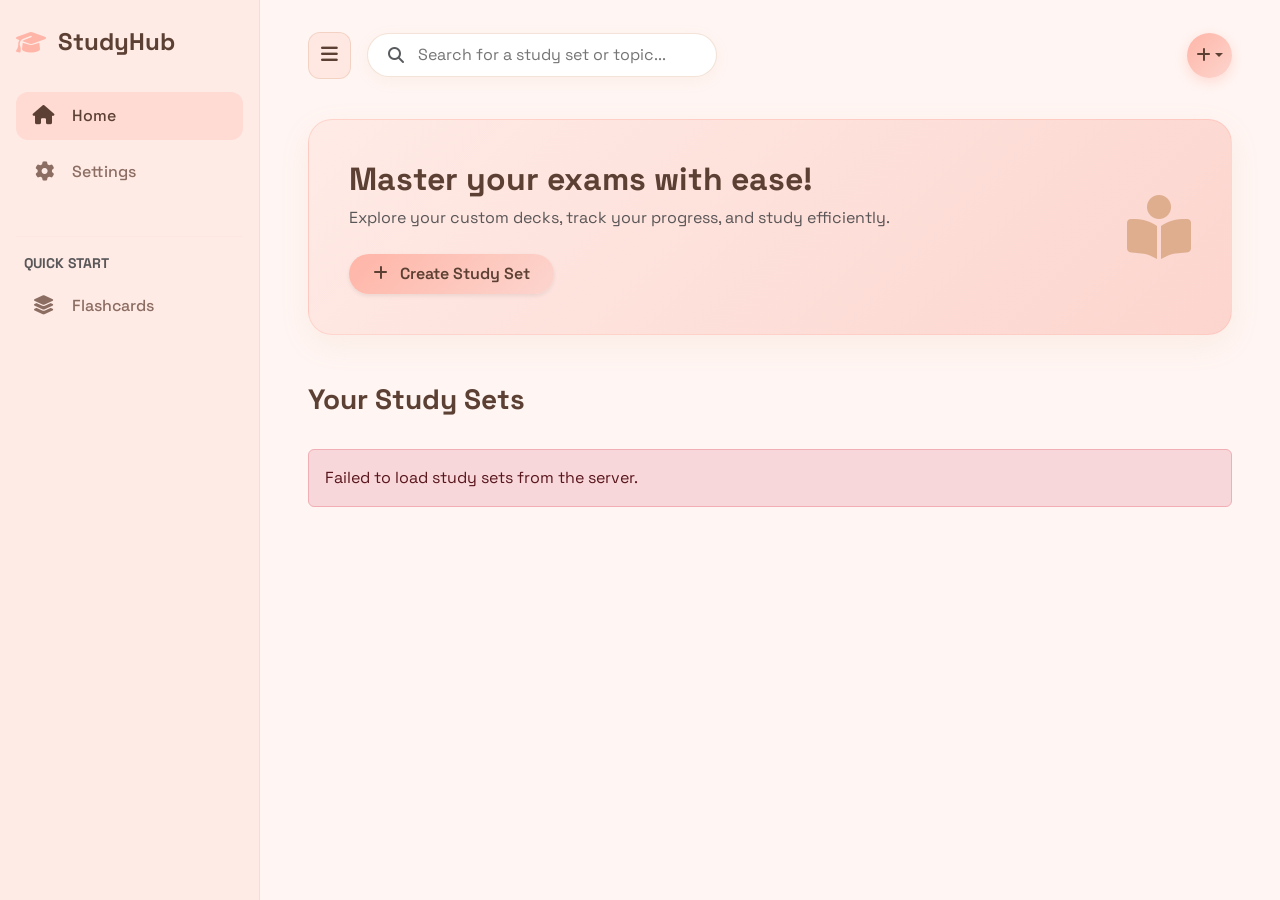
<file: study.html>
<!DOCTYPE html>
<html lang="en">
<head>
    <meta charset="UTF-8">
    <meta name="viewport" content="width=device-width, initial-scale=1.0">
    <title>Study Deck - StudyHub</title>
    <!-- Bootstrap 5 CSS -->
    <link href="https://cdn.jsdelivr.net/npm/bootstrap@5.3.0/dist/css/bootstrap.min.css" rel="stylesheet">
    <!-- Google Fonts: Space Grotesk -->
    <link href="https://fonts.googleapis.com/css2?family=Space+Grotesk:wght@400;500;600;700&display=swap" rel="stylesheet">
    <!-- Font Awesome Icons -->
    <link rel="stylesheet" href="https://cdnjs.cloudflare.com/ajax/libs/font-awesome/6.4.0/css/all.min.css">
    <link rel="stylesheet" href="CSS/transition.css">
    
    <style>
        :root {
            --bg-main: #fff5f2;
            --card-bg: #ffffff;
            --text-main: #5c4033;
            --text-muted: #8c6d62;
            --accent-peach: #ffb5a7;
            --btn-gradient: linear-gradient(135deg, #ffb5a7 0%, #fcd5ce 100%);
        }

        body {
            font-family: 'Space Grotesk', sans-serif;
            background-color: var(--bg-main);
            color: var(--text-main);
            min-height: 100vh;
            display: flex;
            flex-direction: column;
            margin: 0;
        }
        .flashcard-container {
            perspective: 1000px;
            max-width: 700px;
            height: 380px;
            margin: 2rem auto;
            cursor: pointer;
        }
        .flashcard {
            width: 100%;
            height: 100%;
            position: relative;
            transform-style: preserve-3d;
            transition: transform 0.4s ease;
            border-radius: 1.25rem;
        }
        .flashcard.flipped {
            transform: rotateY(180deg);
        }
        .card-face {
            position: absolute;
            width: 100%;
            height: 100%;
            backface-visibility: hidden;
            display: flex;
            flex-direction: column;
            justify-content: space-between;
            padding: 2.5rem;
            background: var(--card-bg);
            border: 1px solid rgba(216, 164, 127, 0.25);
            border-radius: 1.25rem;
            box-shadow: 0 10px 30px rgba(216, 164, 127, 0.1);
        }
        .card-face.back {
            transform: rotateY(180deg);
            background: #fff9f7;
        }
        .card-text {
            font-size: 1.35rem;
            font-weight: 500;
            text-align: center;
            margin: auto;
            color: var(--text-main);
            overflow-y: auto;
            max-height: 220px;
        }
        .navbar-custom {
            background-color: #ffebe6;
            border-bottom: 1px solid rgba(216, 164, 127, 0.2);
            padding: 0.75rem 1.5rem;
        }
        .btn-custom {
            background: rgba(255, 181, 167, 0.2);
            border: 1px solid rgba(216, 164, 127, 0.3);
            color: var(--text-main);
            transition: background 0.2s;
        }
        .btn-custom:hover {
            background: rgba(255, 181, 167, 0.4);
            color: var(--text-main);
        }
        .btn-primary-custom {
            background: var(--btn-gradient);
            border: none;
            color: var(--text-main);
            font-weight: 600;
        }
        .btn-primary-custom:hover {
            opacity: 0.9;
            color: var(--text-main);
        }
    </style>
</head>
<body>

    <!-- Navigation Bar -->
    <nav class="navbar navbar-expand-lg navbar-custom">
        <div class="container-fluid">
            <a class="navbar-brand fw-bold fs-6 text-dark" href="index.html">
                <i class="fa-solid fa-arrow-left me-2"></i> Dashboard
            </a>
            <h5 id="deck-title" class="fw-bold m-0 text-truncate px-3 text-center" style="max-width: 300px; color: var(--text-main);">Loading Deck...</h5>
            <div class="d-flex align-items-center gap-2">
                <a id="test-btn" href="#" class="btn btn-primary-custom btn-sm rounded-pill px-3">
                    <i class="fa-solid fa-pen-to-square me-1"></i> Test
                </a>
                <button onclick="shuffleCards()" class="btn btn-custom btn-sm rounded-pill px-3">
                    <i class="fa-solid fa-shuffle me-1"></i> Shuffle
                </button>
                <a href="settings.html" class="btn btn-custom btn-sm rounded-circle p-2" title="Settings">
                    <i class="fa-solid fa-gear"></i>
                </a>
            </div>
        </div>
    </nav>

    <!-- Main Study Area -->
    <main class="container my-auto py-4 text-center">
        <div id="loading-spinner" class="py-5">
            <div class="spinner-border text-secondary" role="status"></div>
            <p class="text-muted mt-3">Loading your flashcards...</p>
        </div>

        <div id="study-container" class="d-none">
            <!-- Flashcard -->
            <div class="flashcard-container" onclick="flipCard()">
                <div id="flashcard-element" class="flashcard">
                    <!-- Front (Term) -->
                    <div class="card-face front">
                        <div class="d-flex justify-content-between text-muted small text-uppercase fw-bold">
                            <span>Term</span>
                            <span id="card-counter-front">1 / 1</span>
                        </div>
                        <div id="card-term" class="card-text">Loading term...</div>
                        <div class="text-muted small text-center">Click or press Spacebar to flip</div>
                    </div>
                    <!-- Back (Definition) -->
                    <div class="card-face back">
                        <div class="d-flex justify-content-between text-muted small text-uppercase fw-bold">
                            <span>Definition</span>
                            <span id="card-counter-back">1 / 1</span>
                        </div>
                        <div id="card-definition" class="card-text">Loading definition...</div>
                        <div class="text-muted small text-center">Click or press Spacebar to flip</div>
                    </div>
                </div>
            </div>

            <!-- Controls -->
            <div class="d-flex justify-content-center align-items-center gap-4 mt-4">
                <button onclick="prevCard()" class="btn btn-custom rounded-circle p-3 shadow-sm" style="width: 50px; height: 50px;">
                    <i class="fa-solid fa-chevron-left"></i>
                </button>
                <span id="nav-counter" class="fs-5 fw-bold" style="color: var(--text-main);">1 / 1</span>
                <button onclick="nextCard()" class="btn btn-custom rounded-circle p-3 shadow-sm" style="width: 50px; height: 50px;">
                    <i class="fa-solid fa-chevron-right"></i>
                </button>
            </div>
        </div>
    </main>

    <!-- Script to Fetch and Handle Flashcards -->
    <script>
        let cards = [];
        let currentIndex = 0;
        let isFlipped = false;

        const urlParams = new URLSearchParams(window.location.search);
        const setId = urlParams.get('id');

        document.addEventListener('DOMContentLoaded', () => {
            if (!setId) {
                alert('No study set ID provided!');
                window.location.href = 'index.html';
                return;
            }

            document.getElementById('test-btn').href = `test.html?id=${setId}`;

            fetch(`backend/get_sets.php?id=${setId}`)
                .then(res => res.json())
                .then(data => {
                    document.getElementById('loading-spinner').style.display = 'none';
                    if (data.success) {
                        document.getElementById('deck-title').textContent = data.set.title;
                        cards = data.terms || [];
                        if (cards.length === 0) {
                            alert('This study set contains no terms.');
                            window.location.href = 'index.html';
                            return;
                        }
                        document.getElementById('study-container').classList.remove('d-none');
                        renderCard();
                    } else {
                        alert('Error loading set: ' + (data.error || 'Unknown error'));
                        window.location.href = 'index.html';
                    }
                })
                .catch(err => {
                    console.error('Fetch error:', err);
                    alert('Failed to connect to server.');
                });

            document.addEventListener('keydown', (e) => {
                if (e.code === 'Space') {
                    e.preventDefault();
                    flipCard();
                } else if (e.code === 'ArrowRight') {
                    nextCard();
                } else if (e.code === 'ArrowLeft') {
                    prevCard();
                }
            });
        });

        function flipCard() {
            const cardEl = document.getElementById('flashcard-element');
            cardEl.classList.toggle('flipped');
            isFlipped = !isFlipped;
        }

        function renderCard() {
            if (cards.length === 0) return;
            const current = cards[currentIndex];
            
            document.getElementById('card-term').textContent = current.term;
            document.getElementById('card-definition').textContent = current.definition;
            
            const counterText = `${currentIndex + 1} / ${cards.length}`;
            document.getElementById('card-counter-front').textContent = counterText;
            document.getElementById('card-counter-back').textContent = counterText;
            document.getElementById('nav-counter').textContent = counterText;

            if (isFlipped) {
                document.getElementById('flashcard-element').classList.remove('flipped');
                isFlipped = false;
            }
        }

        function nextCard() {
            if (currentIndex < cards.length - 1) {
                currentIndex++;
                renderCard();
            }
        }

        function prevCard() {
            if (currentIndex > 0) {
                currentIndex--;
                renderCard();
            }
        }

        function shuffleCards() {
            for (let i = cards.length - 1; i > 0; i--) {
                const j = Math.floor(Math.random() * (i + 1));
                [cards[i], cards[j]] = [cards[j], cards[i]];
            }
            currentIndex = 0;
            renderCard();
        }
    </script>
</body>
</html>
</file>
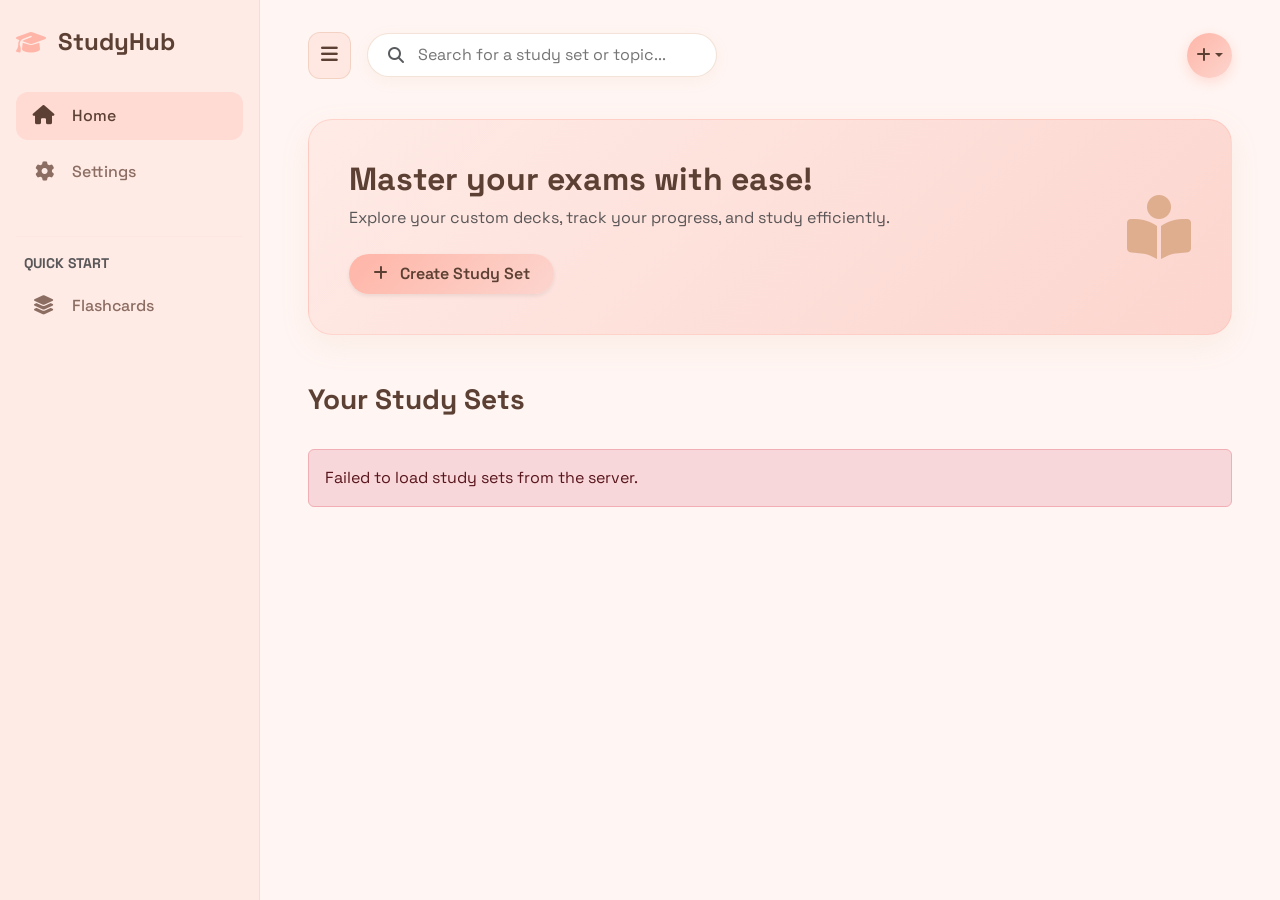
<file: test.html>
<!DOCTYPE html>
<html lang="en">
<head>
    <meta charset="UTF-8">
    <meta name="viewport" content="width=device-width, initial-scale=1.0">
    <title>Test Mode - Quizlet Clone</title>
    <!-- Google Fonts & Bootstrap -->
    <link href="https://fonts.googleapis.com/css2?family=Space+Grotesk:wght@400;500;600;700&display=swap" rel="stylesheet">
    <link href="https://cdn.jsdelivr.net/npm/bootstrap@5.3.2/dist/css/bootstrap.min.css" rel="stylesheet" integrity="sha384-T3c6CoIi6uLrA9TneNEoa7RxnatzjcDSCmG1MXxSR1GAsXEV/Dwwykc2MPK8M2HN" crossorigin="anonymous">
    <link rel="stylesheet" href="https://cdnjs.cloudflare.com/ajax/libs/font-awesome/6.4.0/css/all.min.css">
    <link rel="stylesheet" href="CSS/transition.css">
    
    <style>
        /* Global Smooth Animation */
        * {
            transition: all 0.5s ease !important;
        }

        :root {
            --bg-color: #fff5f2; /* White caramel background */
            --card-bg: #ffffff;
            --border-glass: rgba(216, 164, 127, 0.25);
            --accent-glow: #ffb5a7; /* Baby peach pink */
            --text-main: #5c4033; /* Warm caramel text */
            --text-muted: #8c6d62;
        }

        body {
            background-color: var(--bg-color);
            color: var(--text-main);
            font-family: 'Space Grotesk', sans-serif;
            min-height: 100vh;
            padding-bottom: 80px;
        }

        .text-muted {
            color: var(--text-muted) !important;
        }

        /* Glassmorphism Container */
        .glass-card {
            background: var(--card-bg);
            backdrop-filter: blur(16px);
            -webkit-backdrop-filter: blur(16px);
            border: 1px solid var(--border-glass);
            border-radius: 1rem;
            box-shadow: 0 8px 32px 0 rgba(216, 164, 127, 0.1);
        }

        .form-control, .form-check-input {
            background: #fff9f7;
            border: 1px solid var(--border-glass);
            color: var(--text-main);
        }

        .form-control:focus {
            background: #ffffff;
            border-color: var(--accent-glow);
            color: var(--text-main);
            box-shadow: 0 0 15px rgba(255, 181, 167, 0.3);
        }

        .form-check-input:checked {
            background-color: var(--accent-glow);
            border-color: var(--accent-glow);
        }

        .btn-custom-accent {
            background: linear-gradient(135deg, #ffb5a7, #fcd5ce);
            border: none;
            color: var(--text-main);
            font-weight: 600;
            border-radius: 0.75rem;
        }

        .btn-custom-accent:hover {
            opacity: 0.9;
            transform: translateY(-2px);
            box-shadow: 0 4px 20px rgba(255, 181, 167, 0.4);
            color: var(--text-main);
        }

        .question-card {
            margin-bottom: 1.5rem;
        }
    </style>
</head>
<body>

    <div class="container py-5" style="max-width: 800px;">
        <!-- Top Navigation Bar -->
        <div class="d-flex justify-content-between align-items-center mb-4">
            <a id="backLink" href="index.html" class="btn btn-outline-secondary btn-sm rounded-pill px-3">
                <i class="fa-solid fa-arrow-left me-1"></i> Exit Test
            </a>
            <h3 id="setTitle" class="fw-bold mb-0 text-truncate mx-3" style="color: var(--text-main);">Loading Test...</h3>
            <span id="questionCountBadge" class="badge px-3 py-2 rounded-pill" style="background: rgba(255, 181, 167, 0.3); color: var(--text-main); border: 1px solid var(--border-glass);">Test Mode</span>
        </div>

        <!-- Score Results Card (Hidden Initially) -->
        <div id="resultsCard" class="glass-card p-5 text-center mb-4 d-none">
            <i class="fa-solid fa-award fa-3x mb-3" style="color: #d8a47f;"></i>
            <h2 class="fw-bold mb-2">Test Completed!</h2>
            <p class="text-muted mb-4">Here is how you performed on this study set.</p>
            <h1 id="scoreDisplay" class="display-3 fw-bold mb-4">0%</h1>
            <div class="d-flex justify-content-center gap-3">
                <button onclick="window.location.reload()" class="btn btn-outline-secondary px-4 py-2 rounded-pill">Retake Test</button>
                <a id="backToStudyBtn" href="#" class="btn btn-custom-accent px-4 py-2">Back to Flashcards</a>
            </div>
        </div>

        <!-- Test Form Container -->
        <form id="testForm">
            <div id="questionsContainer">
                <!-- Dynamically generated test questions will appear here -->
            </div>
            
            <div id="submitContainer" class="d-flex justify-content-end mt-4">
                <button type="submit" class="btn btn-custom-accent btn-lg px-5 py-3">
                    <i class="fa-solid fa-check-double me-2"></i> Submit Test
                </button>
            </div>
        </form>
    </div>

    <!-- Test Script Logic -->
    <script>
        let setTerms = [];
        let generatedQuestions = [];

        const urlParams = new URLSearchParams(window.location.search);
        const setId = urlParams.get('id');

        const setTitleEl = document.getElementById('setTitle');
        const questionsContainer = document.getElementById('questionsContainer');
        const testForm = document.getElementById('testForm');
        const resultsCard = document.getElementById('resultsCard');
        const scoreDisplay = document.getElementById('scoreDisplay');
        const submitContainer = document.getElementById('submitContainer');
        const backToStudyBtn = document.getElementById('backToStudyBtn');

        async function loadTestData() {
            if (!setId) {
                alert('No study set specified!');
                window.location.href = 'index.html';
                return;
            }

            backToStudyBtn.href = `study.html?id=${setId}`;

            try {
                const response = await fetch(`backend/get_sets.php?id=${setId}`);
                const data = await response.json();

                if (data.error) {
                    alert(data.error);
                    window.location.href = 'index.html';
                    return;
                }

                setTitleEl.textContent = `Test: ${data.title}`;
                setTerms = data.terms || [];

                if (setTerms.length < 2) {
                    alert('You need at least 2 terms in a set to generate a test.');
                    window.location.href = `study.html?id=${setId}`;
                    return;
                }

                buildTestQuestions();
            } catch (err) {
                console.error(err);
                alert('Failed to load study set data.');
            }
        }

        function buildTestQuestions() {
            generatedQuestions = [];
            
            const shuffled = [...setTerms].sort(() => 0.5 - Math.random());

            shuffled.forEach((item, index) => {
                const qType = index % 3;

                if (qType === 0 && setTerms.length >= 4) {
                    const wrongOptions = setTerms
                        .filter(t => t.id !== item.id)
                        .sort(() => 0.5 - Math.random())
                        .slice(0, 3)
                        .map(t => t.definition);
                    
                    const options = [...wrongOptions, item.definition].sort(() => 0.5 - Math.random());

                    generatedQuestions.push({
                        type: 'mc',
                        question: item.term,
                        correct: item.definition,
                        options: options
                    });
                } else if (qType === 1) {
                    const isTrue = Math.random() < 0.5;
                    let displayDef = item.definition;

                    if (!isTrue && setTerms.length > 1) {
                        const randomOther = setTerms.find(t => t.id !== item.id);
                        displayDef = randomOther ? randomOther.definition : "Incorrect Definition";
                    }

                    generatedQuestions.push({
                        type: 'tf',
                        question: item.term,
                        statement: displayDef,
                        correct: isTrue ? 'True' : 'False'
                    });
                } else {
                    generatedQuestions.push({
                        type: 'written',
                        question: item.term,
                        correct: item.definition.trim()
                    });
                }
            });

            renderQuestions();
        }

        function renderQuestions() {
            questionsContainer.innerHTML = '';
            generatedQuestions.forEach((q, idx) => {
                const card = document.createElement('div');
                card.className = 'glass-card p-4 question-card';
                
                let innerHtml = `<h5 class="fw-bold mb-3">Q${idx + 1}. What is the definition of: <span style="color: #d8a47f;">"${escapeHtml(q.question)}"</span>?</h5>`;

                if (q.type === 'mc') {
                    innerHtml += `<div class="d-flex flex-column gap-2">`;
                    q.options.forEach((opt, oIdx) => {
                        innerHtml += `
                            <div class="form-check">
                                <input class="form-check-input" type="radio" name="q_${idx}" id="q_${idx}_${oIdx}" value="${escapeHtml(opt)}" required>
                                <label class="form-check-label" for="q_${idx}_${oIdx}">${escapeHtml(opt)}</label>
                            </div>`;
                    });
                    innerHtml += `</div>`;
                } else if (q.type === 'tf') {
                    innerHtml += `<p class="text-muted small mb-2">Statement: <em>"${escapeHtml(q.statement)}"</em></p>`;
                    innerHtml += `
                        <div class="d-flex gap-4">
                            <div class="form-check">
                                <input class="form-check-input" type="radio" name="q_${idx}" id="q_${idx}_true" value="True" required>
                                <label class="form-check-label" for="q_${idx}_true">True</label>
                            </div>
                            <div class="form-check">
                                <input class="form-check-input" type="radio" name="q_${idx}" id="q_${idx}_false" value="False" required>
                                <label class="form-check-label" for="q_${idx}_false">False</label>
                            </div>
                        </div>`;
                } else if (q.type === 'written') {
                    innerHtml += `
                        <div class="mt-2">
                            <input type="text" class="form-control" name="q_${idx}" placeholder="Type your answer here..." required autocomplete="off">
                        </div>`;
                }

                card.innerHTML = innerHtml;
                questionsContainer.appendChild(card);
            });
        }

        testForm.addEventListener('submit', (e) => {
            e.preventDefault();
            let correctCount = 0;

            generatedQuestions.forEach((q, idx) => {
                const selectedCard = document.querySelector(`[name="q_${idx}"]:checked`);
                const inputCard = document.querySelector(`input[name="q_${idx}"][type="text"]`);
                
                let userAnswer = '';
                if (selectedCard) {
                    userAnswer = selectedCard.value.trim();
                } else if (inputCard) {
                    userAnswer = inputCard.value.trim();
                }

                const cardEl = questionsContainer.children[idx];

                if (q.type === 'written') {
                    if (userAnswer.toLowerCase() === q.correct.toLowerCase()) {
                        correctCount++;
                        cardEl.style.borderColor = '#22c55e';
                    } else {
                        cardEl.style.borderColor = '#ef4444';
                        cardEl.innerHTML += `<div class="mt-3 text-danger small"><i class="fa-solid fa-xmark me-1"></i> Correct Answer: <strong>${escapeHtml(q.correct)}</strong></div>`;
                    }
                } else {
                    if (userAnswer === q.correct) {
                        correctCount++;
                        cardEl.style.borderColor = '#22c55e';
                    } else {
                        cardEl.style.borderColor = '#ef4444';
                        cardEl.innerHTML += `<div class="mt-3 text-danger small"><i class="fa-solid fa-xmark me-1"></i> Correct Answer: <strong>${escapeHtml(q.correct)}</strong></div>`;
                    }
                }
            });

            const percentage = Math.round((correctCount / generatedQuestions.length) * 100);
            scoreDisplay.textContent = `${percentage}%`;
            
            resultsCard.classList.remove('d-none');
            submitContainer.classList.add('d-none');
            window.scrollTo({ top: 0, behavior: 'smooth' });
        });

        function escapeHtml(str) {
            return str.replace(/&/g, "&amp;").replace(/</g, "&lt;").replace(/>/g, "&gt;").replace(/"/g, "&quot;").replace(/'/g, "&#039;");
        }

        loadTestData();
    </script>
</body>
</html>
</file>
<file: CSS/transition.css>
*{
            transition: 1.0s ease;
        }
</file>
